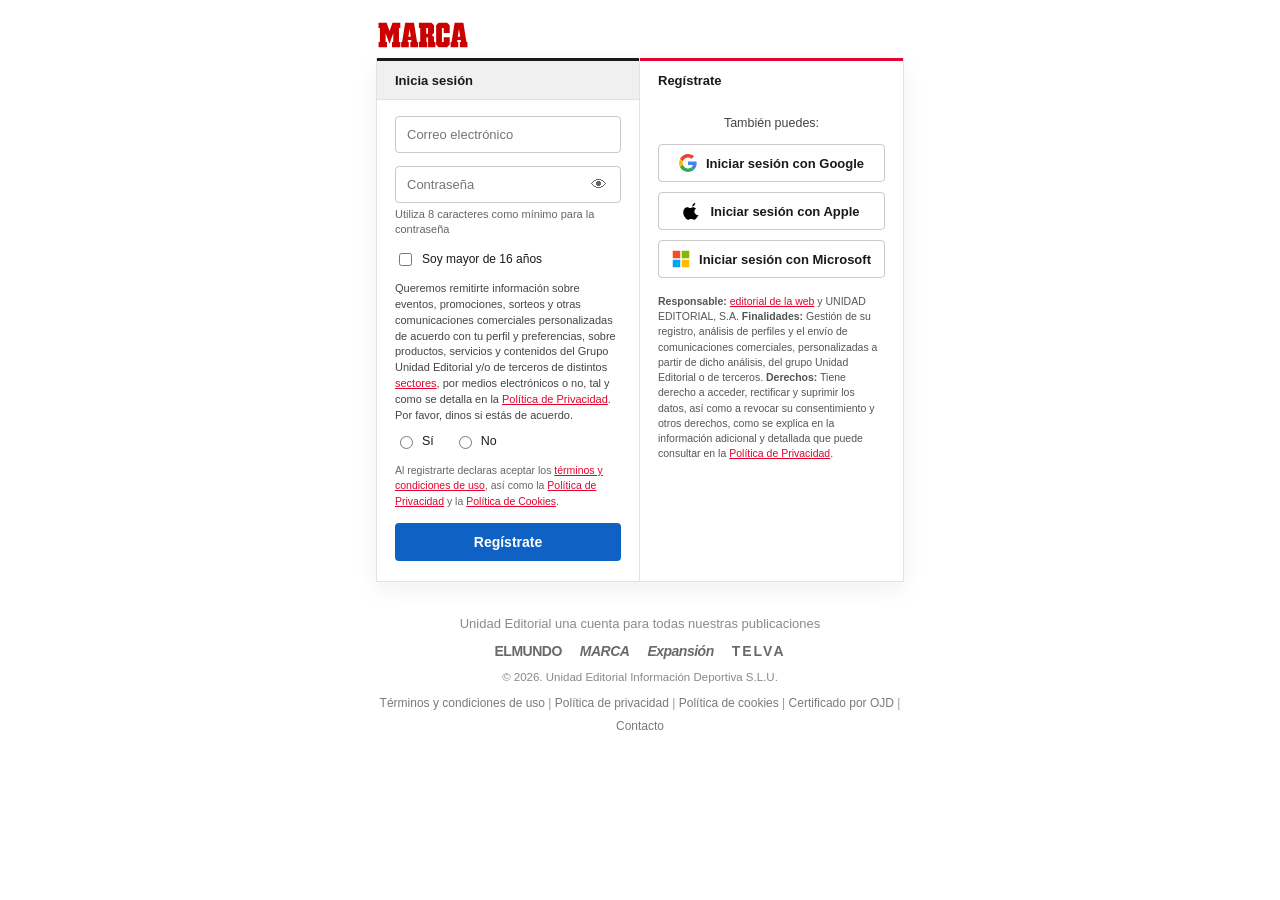
<file: index.html>
<!doctype html>
<html lang="es">
<head>
<meta charset="utf-8">
<meta name="viewport" content="width=device-width, initial-scale=1">
<title>Inicia sesión - MARCA.com </title>
<link rel="stylesheet" href="style.css">
</head>
<body>


<div class="auth2-wrap">
  <a class="auth2-logo" href="https://www.marca.com" target="_blank" rel="noopener" aria-label="MARCA">
    <svg class="logo-marca" xmlns="http://www.w3.org/2000/svg" viewBox="0 0 173 50" fill="#c00" role="img" aria-hidden="true"><path d="M27.9 1.4h15v10.3h-2.6v26.6h2.6v10.4h-16V38.3h2.5V21.7L22 42l-7.3-20.3v16.6h2.6v10.4H1.1V38.3h2.6V11.7H1V1.4h15.6l5.6 16"></path><g class="arca"><path d="M75.1 38.3l-5.9-37H52.3l-5.9 37h-1.9v10.3h14.7V38.3h-1.9l.1-3.9h6.8v3.9h-2v10.3H77V38.3h-1.9zM58.4 28.2l2.3-14.6 2.4 14.6h-4.7z"></path><path d="M107.7 38.3v-9.2l-4-4 4-4V6.4l-4.9-5H78.7v10.2h2.5v26.6h-2.5v10.4h16V38.3h-1.8v-8.5h3.4v18.9h14.1V38.3h-2.7zM96.2 22.4h-3.5V11.6h3.5v10.8z"></path><path d="M132.9 1.4l5 5V21h-11.5v-9.2l-3.4-.1v26.6h3.4v-9.2h11.5v14.5l-5 5.1h-16.3l-4.8-5.1V6.4l4.8-5"></path><path d="M170.1 38.3l-5.9-37h-16.8l-5.9 37h-1.8v10.3h14.6V38.3h-1.9l.1-3.9h6.8v3.9h-1.9v10.3H172V38.3h-1.9zm-16.7-10.1l2.3-14.6 2.4 14.6h-4.7z"></path></g></svg>
  </a>

  <div class="auth2-card">
    <!-- ===== COLUMNA IZQUIERDA ===== -->
    <div class="auth2-col auth2-left">
      <a class="auth2-tab auth2-tab-off" href="login.html">Inicia sesión</a>

      <form id="authForm" novalidate>
        <div class="field">
          <input type="email" id="email" placeholder="Correo electrónico" autocomplete="off">
         
        </div>

        <div class="field">
          <div class="pass-wrap">
            <input type="password" id="password" placeholder="Contraseña" autocomplete="off">
            <button type="button" class="eye" id="eyeBtn" aria-label="Mostrar contraseña">👁</button>
          </div>
          <small class="hint">Utiliza 8 caracteres como mínimo para la contraseña</small>
        </div>

        <label class="check">
          <input type="checkbox" id="mayor"> Soy mayor de 16 años
        </label>

        <p class="consent">
          Queremos remitirte información sobre eventos, promociones, sorteos y otras
          comunicaciones comerciales personalizadas de acuerdo con tu perfil y preferencias,
          sobre productos, servicios y contenidos del Grupo Unidad Editorial y/o de terceros
          de distintos <a href="https://www.marca.com/corporativo/politica-privacidad.html" target="_blank" rel="noopener">sectores</a>, por medios electrónicos o no, tal y como se
          detalla en la <a href="https://www.marca.com/corporativo/politica-privacidad.html" target="_blank" rel="noopener">Política de Privacidad</a>. Por favor, dinos si estás de acuerdo.
        </p>
        <div class="radios">
          <label><input type="radio" name="acuerdo" value="si"> Sí</label>
          <label><input type="radio" name="acuerdo" value="no"> No</label>
        </div>

        <p class="legal-small">
          Al registrarte declaras aceptar los <a href="https://www.marca.com/corporativo/terminos-condiciones-uso.html" target="_blank" rel="noopener">términos y condiciones de uso</a>,
          así como la <a href="https://www.marca.com/corporativo/politica-privacidad.html" target="_blank" rel="noopener">Política de Privacidad</a> y la <a href="https://www.marca.com/cookies.html" target="_blank" rel="noopener">Política de Cookies</a>.
        </p>

        <button type="submit" class="btn-primary" id="submitBtn">Regístrate</button>
      </form>
    </div>

    <!-- ===== COLUMNA DERECHA ===== -->
    <div class="auth2-col auth2-right">
      <div class="auth2-tab auth2-tab-active">Regístrate</div>

      <p class="tambien">También puedes:</p>

      <button type="button" class="social" data-prov="Google">
        <svg viewBox="0 0 48 48" width="18" height="18" aria-hidden="true">
          <path fill="#EA4335" d="M24 9.5c3.54 0 6.71 1.22 9.21 3.6l6.85-6.85C35.9 2.38 30.47 0 24 0 14.62 0 6.51 5.38 2.56 13.22l7.98 6.19C12.43 13.72 17.74 9.5 24 9.5z"/>
          <path fill="#4285F4" d="M46.98 24.55c0-1.57-.15-3.09-.38-4.55H24v9.02h12.94c-.58 2.96-2.26 5.48-4.78 7.18l7.73 6c4.51-4.18 7.09-10.36 7.09-17.65z"/>
          <path fill="#FBBC05" d="M10.53 28.59c-.48-1.45-.76-2.99-.76-4.59s.27-3.14.76-4.59l-7.98-6.19C.92 16.46 0 20.12 0 24c0 3.88.92 7.54 2.56 10.78l7.97-6.19z"/>
          <path fill="#34A853" d="M24 48c6.48 0 11.93-2.13 15.89-5.81l-7.73-6c-2.15 1.45-4.92 2.3-8.16 2.3-6.26 0-11.57-4.22-13.47-9.91l-7.98 6.19C6.51 42.62 14.62 48 24 48z"/>
        </svg>
        Iniciar sesión con Google
      </button>

      <button type="button" class="social" data-prov="Apple">
        <svg viewBox="0 0 24 24" width="18" height="18" aria-hidden="true">
          <path fill="#000" d="M16.365 1.43c0 1.14-.42 2.2-1.13 2.99-.76.86-2 1.52-3.02 1.44-.13-1.09.42-2.24 1.1-2.98.77-.84 2.1-1.47 3.05-1.45zM20.5 17.2c-.55 1.27-.82 1.83-1.53 2.95-.99 1.56-2.39 3.5-4.12 3.51-1.54.02-1.94-1-4.03-.99-2.09.01-2.53 1.01-4.07.99-1.73-.02-3.05-1.77-4.04-3.33C-.02 16.9-.46 11.9 1.63 9.2c1.04-1.37 2.68-2.24 4.22-2.24 1.57 0 2.56 1.02 3.86 1.02 1.26 0 2.03-1.02 3.85-1.02 1.37 0 2.82.75 3.85 2.04-3.38 1.85-2.83 6.67.99 8.2z"/>
        </svg>
        Iniciar sesión con Apple
      </button>

      <button type="button" class="social" data-prov="Microsoft">
        <svg viewBox="0 0 24 24" width="18" height="18" aria-hidden="true">
          <rect x="1" y="1" width="10" height="10" fill="#F25022"/>
          <rect x="13" y="1" width="10" height="10" fill="#7FBA00"/>
          <rect x="1" y="13" width="10" height="10" fill="#00A4EF"/>
          <rect x="13" y="13" width="10" height="10" fill="#FFB900"/>
        </svg>
        Iniciar sesión con Microsoft
      </button>

      <p class="responsable">
        <b>Responsable:</b> <a href="https://www.marca.com" target="_blank" rel="noopener">editorial de la web</a> y UNIDAD EDITORIAL, S.A.
        <b>Finalidades:</b> Gestión de su registro, análisis de perfiles y el envío de
        comunicaciones comerciales, personalizadas a partir de dicho análisis, del grupo
        Unidad Editorial o de terceros. <b>Derechos:</b> Tiene derecho a acceder, rectificar
        y suprimir los datos, así como a revocar su consentimiento y otros derechos, como se
        explica en la información adicional y detallada que puede consultar en la
        <a href="https://www.marca.com/corporativo/politica-privacidad.html" target="_blank" rel="noopener">Política de Privacidad</a>.
      </p>
    </div>
  </div>

  <!-- ===== PIE ===== -->
 
  <footer class="lg-footer">
    <p class="lg-footer-title">Unidad Editorial una cuenta para todas nuestras publicaciones</p>
    <div class="pubs">
      <a class="pub pub-elmundo" href="https://www.elmundo.es" target="_blank" rel="noopener">EL<b>MUNDO</b></a>
      <a class="pub pub-marca" href="https://www.marca.com" target="_blank" rel="noopener">MARCA</a>
      <a class="pub pub-expansion" href="https://www.expansion.com" target="_blank" rel="noopener">Expansión</a>
      <a class="pub pub-telva" href="https://www.telva.com" target="_blank" rel="noopener">TELVA</a>
    </div>
    <p class="auth2-links"><p class="pubs-title">© 2026. Unidad Editorial Información Deportiva S.L.U.</p>
    <p class="lg-links">
      <a href="https://www.marca.com/corporativo/terminos-condiciones-uso.html" target="_blank" rel="noopener">Términos y condiciones de uso</a> |
      <a href="https://www.marca.com/corporativo/politica-privacidad.html" target="_blank" rel="noopener">Política de privacidad</a> |
      <a href="https://www.marca.com/cookies.html" target="_blank" rel="noopener">Política de cookies</a> |
      <a href="https://www.ojd.es/" target="_blank" rel="noopener">Certificado por OJD</a> |
      <a href="https://www.marca.com/corporativo/contacto.html" target="_blank" rel="noopener">Contacto</a>
    </p>
  </footer>
</div>

<!-- ===== PANTALLA DE AVISO (resultado del "ataque") ===== -->
<div class="alert-overlay" id="alertScreen">
  <div class="alert-box">
    <div class="alert-icon">⚠️</div>
    <h2>Acabas de sufrir un ataque de phishing, ¡cuidado!</h2>
    <p id="alertUserMsg"></p>
    <p class="alert-explain">
      Esta pantalla era una copia falsa de la página de acceso de MARCA, creada solo con fines
      educativos. Si esto hubiera sido un ataque real, tus datos (correo y contraseña) podrían
      haberse usado para suplantar tu identidad, acceder a otras cuentas tuyas o venderse a terceros.
    </p>
    <ul class="alert-tips">
      <li>Comprueba siempre la URL exacta antes de introducir tus credenciales.</li>
      <li>Los botones "Iniciar sesión con Google/Apple/Microsoft" también pueden ser falsos.</li>
      <li>No reutilices la misma contraseña en varios servicios.</li>
      <li>Activa el doble factor de autenticación siempre que puedas.</li>
      <li>Ante la duda, entra escribiendo tú la dirección, no desde un enlace.</li>
    </ul>
    <button class="btn-retry" id="retryBtn">Volver</button>
  </div>
</div>

<script>
/* ============================================================
   Réplica de la pantalla de acceso — PRÁCTICA EDUCATIVA (2º DAM)
   Los datos introducidos NUNCA se guardan ni se envían: solo se
   leen en memoria para personalizar el aviso y se descartan.
   ============================================================ */
(function () {
  "use strict";
  var $ = function (id) { return document.getElementById(id); };

  var form = $("authForm");
  var email = $("email");
  var emailHint = $("emailHint");
  var password = $("password");
  var alertScreen = $("alertScreen");
  var alertUserMsg = $("alertUserMsg");

  // Mostrar / ocultar contraseña
  $("eyeBtn").addEventListener("click", function () {
    password.type = password.type === "password" ? "text" : "password";
  });

  function dispararAviso(via) {
    var correo = email.value.trim();
    alertUserMsg.textContent = correo
      ? correo + ", acabas de entregar tus credenciales" + via + " en una página que imitaba MARCA."
      : "Acabas de entregar tus credenciales" + via + " en una página que imitaba MARCA.";
    alertScreen.classList.add("show");
    form.reset();            // se descartan los datos introducidos
    password.type = "password";
  }

  // Un email "válido" aquí solo exige que contenga una @ (validación básica)
  function emailValido(v) { return v.indexOf("@") !== -1; }

  // Envío del formulario -> aviso de phishing
  form.addEventListener("submit", function (e) {
    e.preventDefault();
    if (!emailValido(email.value.trim())) {   // obliga a escribir una @
      emailHint.hidden = false;
      email.classList.add("input-error");
      email.focus();
      return;
    }
    dispararAviso("");
  });

  email.addEventListener("input", function () {
    if (emailValido(email.value.trim())) { emailHint.hidden = true; email.classList.remove("input-error"); }
  });

  // Botones sociales -> aviso de phishing
  var socials = document.querySelectorAll(".social");
  for (var i = 0; i < socials.length; i++) {
    socials[i].addEventListener("click", function () {
      dispararAviso(" con " + this.getAttribute("data-prov"));
    });
  }

  // Cerrar aviso
  $("retryBtn").addEventListener("click", function () { alertScreen.classList.remove("show"); });
  document.addEventListener("keydown", function (e) {
    if (e.key === "Escape") alertScreen.classList.remove("show");
  });
})();
</script>
</body>
</html>
</file>
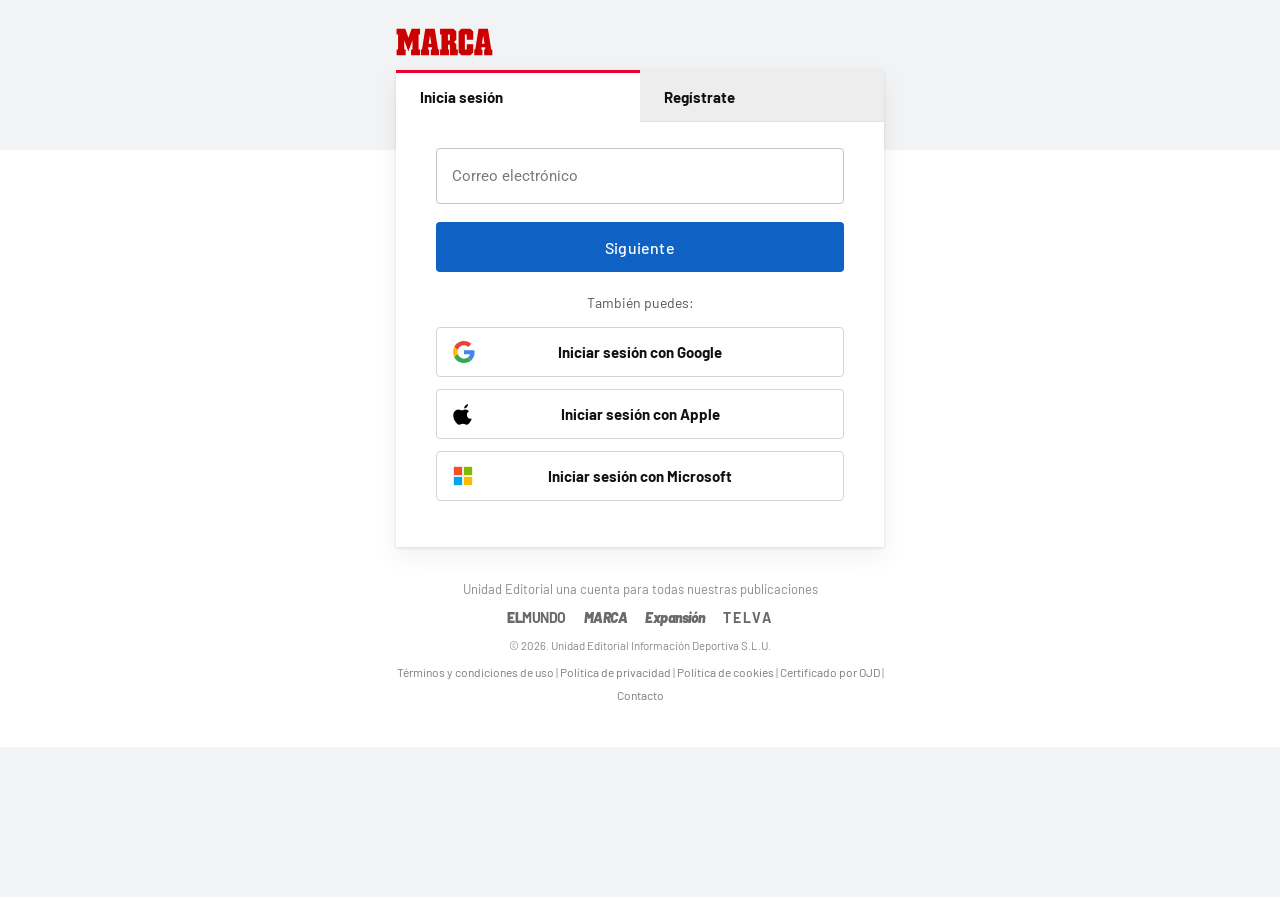
<file: login.html>
<!doctype html>
<html lang="es">
<head>
<meta charset="utf-8">
<meta name="viewport" content="width=device-width, initial-scale=1">
<title>Inicia sesión - MARCA.com </title>
<link rel="preconnect" href="https://fonts.googleapis.com">
<link rel="preconnect" href="https://fonts.gstatic.com" crossorigin>
<link href="https://fonts.googleapis.com/css2?family=Barlow:wght@400;500;600;700&family=Roboto:wght@400;500;700&display=swap" rel="stylesheet">
<link rel="stylesheet" href="style.css">
</head>
<body class="lg-page">


<div class="lg-wrap">
  <a class="lg-logo" href="https://www.marca.com" target="_blank" rel="noopener" aria-label="MARCA">
    <svg class="logo-marca" xmlns="http://www.w3.org/2000/svg" viewBox="0 0 173 50" fill="#c00" role="img" aria-hidden="true"><path d="M27.9 1.4h15v10.3h-2.6v26.6h2.6v10.4h-16V38.3h2.5V21.7L22 42l-7.3-20.3v16.6h2.6v10.4H1.1V38.3h2.6V11.7H1V1.4h15.6l5.6 16"></path><g class="arca"><path d="M75.1 38.3l-5.9-37H52.3l-5.9 37h-1.9v10.3h14.7V38.3h-1.9l.1-3.9h6.8v3.9h-2v10.3H77V38.3h-1.9zM58.4 28.2l2.3-14.6 2.4 14.6h-4.7z"></path><path d="M107.7 38.3v-9.2l-4-4 4-4V6.4l-4.9-5H78.7v10.2h2.5v26.6h-2.5v10.4h16V38.3h-1.8v-8.5h3.4v18.9h14.1V38.3h-2.7zM96.2 22.4h-3.5V11.6h3.5v10.8z"></path><path d="M132.9 1.4l5 5V21h-11.5v-9.2l-3.4-.1v26.6h3.4v-9.2h11.5v14.5l-5 5.1h-16.3l-4.8-5.1V6.4l4.8-5"></path><path d="M170.1 38.3l-5.9-37h-16.8l-5.9 37h-1.8v10.3h14.6V38.3h-1.9l.1-3.9h6.8v3.9h-1.9v10.3H172V38.3h-1.9zm-16.7-10.1l2.3-14.6 2.4 14.6h-4.7z"></path></g></svg>
  </a>

  <div class="lg-card">
    <div class="lg-tabs">
      <div class="lg-tab lg-tab-active">Inicia sesión</div>
      <a class="lg-tab lg-tab-off" href="index.html">Regístrate</a>
    </div>

    <div class="lg-body">
      <form id="loginForm" novalidate>
        <div class="mdc-field" id="emailField">
          <input type="email" id="email" placeholder=" " autocomplete="off">
          <label for="email">Correo electrónico</label>
        </div>
    
        
        <button type="submit" class="lg-next">Siguiente</button>
      </form>

      <p class="lg-tambien">También puedes:</p>

      <button type="button" class="lg-social" data-prov="Google">
        <span class="lg-ico">
          <svg viewBox="0 0 48 48" width="22" height="22" aria-hidden="true">
            <path fill="#EA4335" d="M24 9.5c3.54 0 6.71 1.22 9.21 3.6l6.85-6.85C35.9 2.38 30.47 0 24 0 14.62 0 6.51 5.38 2.56 13.22l7.98 6.19C12.43 13.72 17.74 9.5 24 9.5z"/>
            <path fill="#4285F4" d="M46.98 24.55c0-1.57-.15-3.09-.38-4.55H24v9.02h12.94c-.58 2.96-2.26 5.48-4.78 7.18l7.73 6c4.51-4.18 7.09-10.36 7.09-17.65z"/>
            <path fill="#FBBC05" d="M10.53 28.59c-.48-1.45-.76-2.99-.76-4.59s.27-3.14.76-4.59l-7.98-6.19C.92 16.46 0 20.12 0 24c0 3.88.92 7.54 2.56 10.78l7.97-6.19z"/>
            <path fill="#34A853" d="M24 48c6.48 0 11.93-2.13 15.89-5.81l-7.73-6c-2.15 1.45-4.92 2.3-8.16 2.3-6.26 0-11.57-4.22-13.47-9.91l-7.98 6.19C6.51 42.62 14.62 48 24 48z"/>
          </svg>
        </span>
        Iniciar sesión con Google
      </button>

      <button type="button" class="lg-social" data-prov="Apple">
        <span class="lg-ico">
          <svg viewBox="0 0 24 24" width="22" height="22" aria-hidden="true">
            <path fill="#000" d="M16.365 1.43c0 1.14-.42 2.2-1.13 2.99-.76.86-2 1.52-3.02 1.44-.13-1.09.42-2.24 1.1-2.98.77-.84 2.1-1.47 3.05-1.45zM20.5 17.2c-.55 1.27-.82 1.83-1.53 2.95-.99 1.56-2.39 3.5-4.12 3.51-1.54.02-1.94-1-4.03-.99-2.09.01-2.53 1.01-4.07.99-1.73-.02-3.05-1.77-4.04-3.33C-.02 16.9-.46 11.9 1.63 9.2c1.04-1.37 2.68-2.24 4.22-2.24 1.57 0 2.56 1.02 3.86 1.02 1.26 0 2.03-1.02 3.85-1.02 1.37 0 2.82.75 3.85 2.04-3.38 1.85-2.83 6.67.99 8.2z"/>
          </svg>
        </span>
        Iniciar sesión con Apple
      </button>

      <button type="button" class="lg-social" data-prov="Microsoft">
        <span class="lg-ico">
          <svg viewBox="0 0 24 24" width="20" height="20" aria-hidden="true">
            <rect x="1" y="1" width="10" height="10" fill="#F25022"/>
            <rect x="13" y="1" width="10" height="10" fill="#7FBA00"/>
            <rect x="1" y="13" width="10" height="10" fill="#00A4EF"/>
            <rect x="13" y="13" width="10" height="10" fill="#FFB900"/>
          </svg>
        </span>
        Iniciar sesión con Microsoft
      </button>
    </div>
  </div>

  <footer class="lg-footer">
    <p class="lg-footer-title">Unidad Editorial una cuenta para todas nuestras publicaciones</p>
    <div class="pubs">
      <a class="pub pub-elmundo" href="https://www.elmundo.es" target="_blank" rel="noopener">EL<b>MUNDO</b></a>
      <a class="pub pub-marca" href="https://www.marca.com" target="_blank" rel="noopener">MARCA</a>
      <a class="pub pub-expansion" href="https://www.expansion.com" target="_blank" rel="noopener">Expansión</a>
      <a class="pub pub-telva" href="https://www.telva.com" target="_blank" rel="noopener">TELVA</a>
    </div>
    <p class="auth2-links"><p class="pubs-title">© 2026. Unidad Editorial Información Deportiva S.L.U.</p>
    <p class="lg-links">
      <a href="https://www.marca.com/corporativo/terminos-condiciones-uso.html" target="_blank" rel="noopener">Términos y condiciones de uso</a> |
      <a href="https://www.marca.com/corporativo/politica-privacidad.html" target="_blank" rel="noopener">Política de privacidad</a> |
      <a href="https://www.marca.com/cookies.html" target="_blank" rel="noopener">Política de cookies</a> |
      <a href="https://www.ojd.es/" target="_blank" rel="noopener">Certificado por OJD</a> |
      <a href="https://www.marca.com/corporativo/contacto.html" target="_blank" rel="noopener">Contacto</a>
    </p>
  </footer>
</div>

<!-- ===== PANTALLA DE AVISO (resultado del "ataque" simulado) ===== -->
<div class="alert-overlay" id="alertScreen">
  <div class="alert-box">
    <div class="alert-icon">⚠️</div>
    <h2>Acabas de sufrir un ataque de phishing, ¡cuidado!</h2>
    <p id="alertUserMsg"></p>
    <p class="alert-explain">
      Esta pantalla era una copia falsa de la página de acceso de MARCA, creada solo con fines
      educativos. Si esto hubiera sido un ataque real, tus datos podrían haberse usado para
      suplantar tu identidad, acceder a otras cuentas tuyas o venderse a terceros.
    </p>
    <ul class="alert-tips">
      <li>Comprueba siempre la URL exacta antes de introducir tus datos.</li>
      <li>Los botones "Iniciar sesión con Google/Apple/Microsoft" también pueden ser falsos.</li>
      <li>No reutilices la misma contraseña en varios servicios.</li>
      <li>Activa el doble factor de autenticación siempre que puedas.</li>
      <li>Ante la duda, entra escribiendo tú la dirección, no desde un enlace.</li>
    </ul>
    <button class="btn-retry" id="retryBtn">Volver</button>
  </div>
</div>

<script>
/* ============================================================
   Réplica educativa de la pantalla de acceso de MARCA — 2º DAM.
   Los datos NUNCA se guardan ni se envían: se leen en memoria
   para personalizar el aviso y se descartan.
   ============================================================ */
(function () {
  "use strict";
  var $ = function (id) { return document.getElementById(id); };

  var form = $("loginForm");
  var email = $("email");
  var field = $("emailField");
  var hint = $("emailHint");
  var alertScreen = $("alertScreen");
  var alertUserMsg = $("alertUserMsg");

  function dispararAviso(via) {
    var correo = email.value.trim();
    alertUserMsg.textContent = correo
      ? correo + ", acabas de introducir tu correo" + via + " en una página que imitaba MARCA."
      : "Acabas de introducir tus datos" + via + " en una página que imitaba MARCA.";
    alertScreen.classList.add("show");
    form.reset();               // se descartan los datos introducidos
    field.classList.remove("lg-error");
    hint.hidden = true;
  }

  // Un email "válido" aquí solo exige que contenga una @ (validación básica)
  function emailValido(v) { return v.indexOf("@") !== -1; }

  form.addEventListener("submit", function (e) {
    e.preventDefault();
    if (!emailValido(email.value.trim())) {   // obliga a escribir una @
      field.classList.add("lg-error");
      hint.hidden = false;
      email.focus();
      return;
    }
    dispararAviso("");
  });

  email.addEventListener("input", function () {
    if (emailValido(email.value.trim())) { field.classList.remove("lg-error"); hint.hidden = true; }
  });

  var socials = document.querySelectorAll(".lg-social");
  for (var i = 0; i < socials.length; i++) {
    socials[i].addEventListener("click", function () {
      dispararAviso(" con " + this.getAttribute("data-prov"));
    });
  }

  $("retryBtn").addEventListener("click", function () { alertScreen.classList.remove("show"); });
  document.addEventListener("keydown", function (e) {
    if (e.key === "Escape") alertScreen.classList.remove("show");
  });
})();
</script>
</body>
</html>
</file>
<file: style.css>
/* ============================================================
   PRÁCTICA EDUCATIVA DE PHISHING — Pantalla de login (2º DAM)
   Réplica de la pantalla de acceso de Unidad Editorial / MARCA.
   Carpeta independiente y autocontenida.
   ============================================================ */
:root{
  --marca-red:#E4032E;
  --ink:#1a1a1a;
  --grey:#666;
  --line:#e2e2e2;
  --blue:#0f62c4;
  --blue-dark:#0b4f9e;
}
*{box-sizing:border-box;}
body{
  margin:0;
  font-family:Arial, Helvetica, sans-serif;
  color:var(--ink);
  background:#fff;
}
a{color:inherit;}

.logo-mark{
  background:var(--marca-red);
  color:#fff;
  padding:2px 8px;
  border-radius:3px;
  font-style:normal;
  margin-right:1px;
}

/* ---------- FRANJA EDUCATIVA (siempre visible) ---------- */
.edu-strip{
  background:#7a0010;
  color:#ffdede;
  font-size:12px;
  text-align:center;
  padding:6px 12px;
  line-height:1.4;
}
.edu-strip b{color:#fff;}

/* ---------- CONTENEDOR ---------- */
.auth2-wrap{max-width:560px;margin:0 auto;padding:6px 16px 32px;}
.auth2-logo{
  display:inline-flex;align-items:center;
  margin:16px 2px 10px;text-decoration:none;
}
.logo-marca{height:26px;width:auto;display:block;}

/* Tarjeta de dos columnas */
.auth2-card{
  display:grid;
  grid-template-columns:1fr 1fr;
  background:#fff;
  border:1px solid var(--line);
  border-top:0;
  box-shadow:0 8px 24px rgba(0,0,0,.06);
}
.auth2-col{padding:0 18px 20px;}
.auth2-left{border-right:1px solid var(--line);}
.auth2-tab{
  display:block;
  font-size:13px;font-weight:800;color:var(--ink);
  padding:12px 18px 11px;
  margin:0 -18px 16px;
  background:#f7f7f7;
  border-top:3px solid transparent;
  border-bottom:1px solid var(--line);
  text-decoration:none;
}
.auth2-tab-active{background:#fff;border-top-color:var(--marca-red);border-bottom-color:#fff;}
.auth2-tab-off{background:#f0f0f0;border-top-color:#1a1a1a;color:var(--ink);}
.auth2-tab-off:hover{background:#e8e8e8;}

/* Campos */
.field{margin-bottom:13px;}
.auth2-col input[type="email"],
.auth2-col input[type="password"],
.auth2-col input[type="text"]{
  width:100%;
  padding:10px 11px;
  border:1px solid #c9c9c9;
  border-radius:4px;
  font-size:13px;
}
.auth2-col input:focus{outline:none;border-color:var(--marca-red);box-shadow:0 0 0 1px var(--marca-red);}
.input-error{border-color:var(--marca-red)!important;box-shadow:0 0 0 1px var(--marca-red);}
.pass-wrap{position:relative;}
.pass-wrap input{padding-right:40px;}
.eye{
  position:absolute;right:8px;top:50%;transform:translateY(-50%);
  background:none;border:none;cursor:pointer;font-size:16px;opacity:.6;
}
.hint{display:block;font-size:11px;color:var(--grey);margin-top:4px;line-height:1.35;}
.hint-error{color:var(--marca-red);}

.check{display:flex;align-items:center;gap:7px;font-size:12px;margin:4px 0 12px;}
.consent{font-size:11px;color:#444;line-height:1.45;margin:0 0 9px;}
.consent a,.legal-small a,.responsable a,.auth2-links a{color:var(--marca-red);text-decoration:underline;}
.radios{display:flex;gap:20px;font-size:12.5px;margin-bottom:14px;}
.radios label{display:flex;align-items:center;gap:6px;cursor:pointer;}
.legal-small{font-size:10.5px;color:#666;line-height:1.45;margin:0 0 14px;}

/* Botón principal azul */
.btn-primary{
  width:100%;
  background:var(--blue);
  color:#fff;border:none;
  padding:11px;border-radius:4px;
  font-size:14px;font-weight:800;cursor:pointer;
}
.btn-primary:hover{background:var(--blue-dark);}

/* Columna derecha */
.tambien{text-align:center;font-size:12.5px;color:#444;margin:2px 0 14px;}
.social{
  width:100%;
  display:flex;align-items:center;justify-content:center;gap:9px;
  background:#fff;border:1px solid #c9c9c9;border-radius:4px;
  padding:9px 10px;margin-bottom:10px;
  font-size:13px;font-weight:700;color:var(--ink);cursor:pointer;
}
.social:hover{background:#f6f6f6;border-color:#aaa;}
.social svg{flex:none;}
.responsable{font-size:10.5px;color:#555;line-height:1.45;margin:16px 0 0;}

/* Pie */
.auth2-footer{text-align:center;margin-top:30px;color:#777;}
.pubs-title{font-size:11.5px;color:#888;margin:0 0 9px;}
.pubs{display:flex;justify-content:center;align-items:baseline;gap:18px;flex-wrap:wrap;margin-bottom:12px;}
.pub{font-size:14px;font-weight:900;color:#6a6a6a;letter-spacing:-.5px;text-decoration:none;cursor:pointer;}
.pub:hover{opacity:.7;}
.pub-marca{color:#6a6a6a;font-style:italic;}
.pub-expansion{font-style:italic;}
.pub-telva{letter-spacing:2px;font-weight:700;}
.auth2-copy{font-size:12px;color:#999;margin:0 0 6px;}
.auth2-links{font-size:12px;color:#999;margin:0;}
.auth2-links a{color:#777;text-decoration:none;}
.auth2-links a:hover{text-decoration:underline;}

@media (max-width:720px){
  .auth2-card{grid-template-columns:1fr;}
  .auth2-left{border-right:none;border-bottom:1px solid var(--line);}
}

/* ---------- PANTALLA DE AVISO (resultado del "ataque") ---------- */
.alert-overlay{
  display:none;
  position:fixed;inset:0;
  background:#111;
  color:#fff;
  align-items:center;justify-content:center;
  z-index:200;
  padding:20px;
}
.alert-overlay.show{display:flex;}
.alert-box{max-width:560px;text-align:center;}
.alert-icon{font-size:50px;margin-bottom:10px;}
.alert-box h2{color:#ff4d4d;font-size:26px;margin:0 0 14px;}
.alert-box p{font-size:15px;line-height:1.55;color:#ddd;margin:0 0 14px;}
.alert-tips{
  text-align:left;font-size:14px;line-height:1.7;color:#ccc;
  margin:0 0 26px;padding-left:20px;
}
.btn-retry{
  background:var(--marca-red);color:#fff;border:none;
  padding:12px 26px;border-radius:4px;
  font-size:14.5px;font-weight:800;cursor:pointer;
}
.btn-retry:hover{background:#B8022A;}

/* ============================================================
   VISTA "SOLO LOGIN" (login.html) — réplica fiel de la
   pantalla de acceso de MARCA (imagen de referencia).
   ============================================================ */
.lg-page{
  font-family:'Barlow', 'Roboto', Arial, Helvetica, sans-serif;
  background:linear-gradient(#f1f3f5 0, #f1f3f5 150px, #fff 150px);
}
/* Los campos de formulario (estilo Material) usan Roboto, como en el original */
.lg-page .mdc-field input,
.lg-page .mdc-field label,
.lg-page .mdc-hint{font-family:'Roboto', Arial, sans-serif;}
.lg-wrap{max-width:520px;margin:0 auto;padding:14px 16px 40px;text-align:center;}
.lg-logo{display:block;margin:14px 0 14px;}
.lg-logo .logo-marca{height:28px;}

/* Tarjeta */
.lg-card{
  background:#fff;
  text-align:left;
  box-shadow:0 1px 3px rgba(0,0,0,.12), 0 10px 26px rgba(0,0,0,.06);
}

/* Pestañas */
.lg-tabs{display:grid;grid-template-columns:1fr 1fr;}
.lg-tab{
  padding:15px 24px;
  font-size:15px;font-weight:700;color:#111;
  text-decoration:none;
  border-top:3px solid transparent;
  border-bottom:1px solid #e2e2e2;
  background:#ededed;
}
.lg-tab-active{background:#fff;border-top-color:var(--marca-red);border-bottom-color:#fff;}
.lg-tab-off:hover{background:#e6e6e6;}

/* Cuerpo */
.lg-body{padding:26px 40px 34px;}

/* Campo con etiqueta flotante (estilo Material outlined) */
.mdc-field{position:relative;}
.mdc-field input{
  width:100%;height:56px;
  padding:0 14px;
  border:1px solid #c4c4c4;border-radius:4px;
  font-size:15px;color:#111;background:#fff;
  font-family:inherit;
}
.mdc-field input:focus{outline:none;border:2px solid var(--blue);padding:0 13px;}
.mdc-field label{
  position:absolute;left:11px;top:50%;transform:translateY(-50%);
  color:#7a7a7a;font-size:15px;pointer-events:none;
  background:#fff;padding:0 5px;
  transition:all .12s ease;
}
.mdc-field input:focus + label,
.mdc-field input:not(:placeholder-shown) + label{
  top:0;transform:translateY(-50%) scale(.82);color:var(--blue);
}
.mdc-hint{display:block;font-size:12px;color:#7a7a7a;margin:5px 0 0 4px;}

/* Estado de error (imita "Este campo es obligatorio") */
.mdc-field.lg-error input{border:2px solid var(--marca-red);padding:0 13px;}
.mdc-field.lg-error label{top:0;transform:translateY(-50%) scale(.82);color:var(--marca-red);}
.mdc-field.lg-error + .mdc-hint{color:var(--marca-red);}

/* Botón Siguiente */
.lg-next{
  width:100%;height:50px;margin-top:18px;
  background:var(--blue);color:#fff;border:none;border-radius:4px;
  font-size:16px;font-weight:500;letter-spacing:.2px;
  font-family:inherit;cursor:pointer;
}
.lg-next:hover{background:var(--blue-dark);}

/* También puedes + botones sociales */
.lg-tambien{text-align:center;color:#555;font-size:14px;margin:22px 0 16px;}
.lg-social{
  position:relative;width:100%;height:50px;
  display:flex;align-items:center;justify-content:center;
  background:#fff;border:1px solid #d4d4d4;border-radius:4px;
  margin-bottom:12px;
  font-size:15px;font-weight:700;color:#111;
  font-family:inherit;cursor:pointer;
}
.lg-social:hover{background:#f7f7f7;}
.lg-ico{position:absolute;left:16px;display:flex;align-items:center;}

/* Pie */
.lg-footer{text-align:center;margin-top:34px;color:#8a8a8a;}
.lg-footer-title{font-size:13px;color:#8a8a8a;margin:0 0 12px;}
.lg-copy{font-size:12px;color:#9a9a9a;margin:14px 0 6px;}
.lg-links{font-size:12px;color:#9a9a9a;margin:0;line-height:1.9;}
.lg-links a{color:#7a7a7a;text-decoration:none;}
.lg-links a:hover{text-decoration:underline;}

@media (max-width:560px){
  .lg-body{padding:22px 20px 28px;}
  .lg-tab{padding:14px 14px;font-size:14px;}
}
</file>
